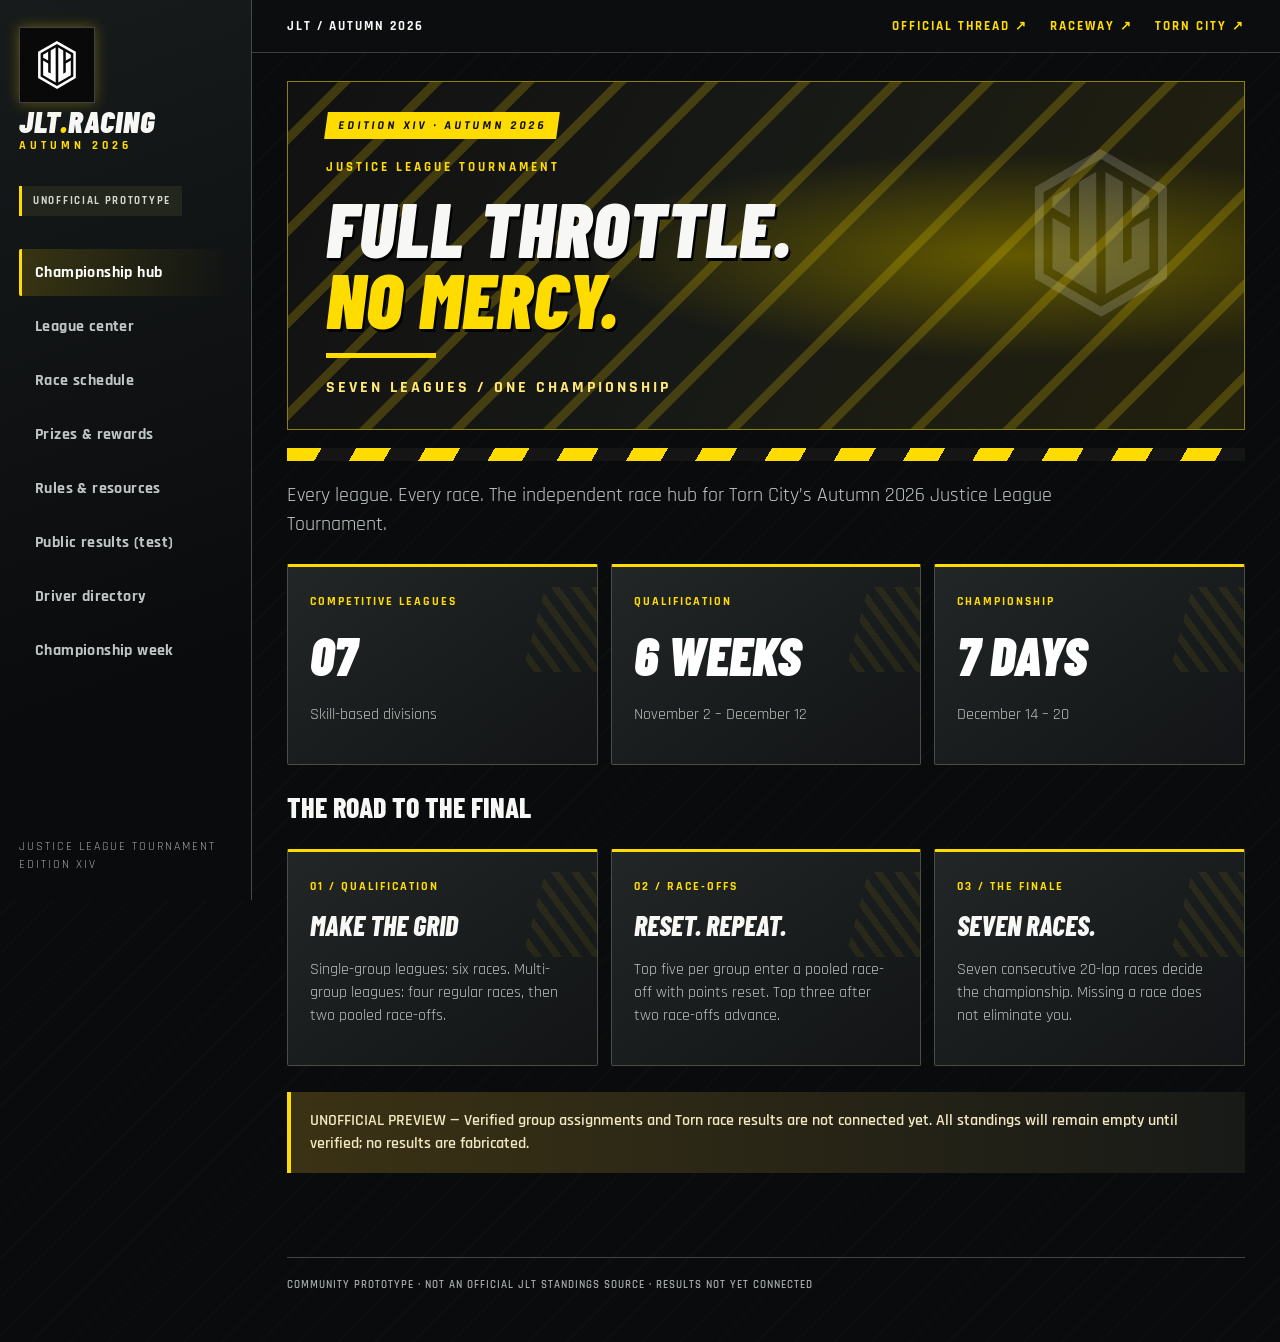
<file: index.html>
<!doctype html><html lang="en"><head><meta charset="utf-8"><meta name="viewport" content="width=device-width,initial-scale=1"><meta name="theme-color" content="#0b101a"><title>JLT Racing Hub · Autumn 2026</title><link rel="stylesheet" href="styles.css?v=20261028e"></head><body><div class="layout"><aside><div class="logo"><img src="assets/jlt-mark.svg" alt="JLT emblem" class="jlt-emblem"><b>JLT<span>.</span>RACING</b><small>AUTUMN 2026</small></div><p class="badge">UNOFFICIAL PROTOTYPE</p><nav><button data-tab="overview" class="selected">Championship hub</button><button data-tab="leagues">League center</button><button data-tab="schedule">Race schedule</button><button data-tab="prizes">Prizes &amp; rewards</button><button data-tab="rules">Rules &amp; resources</button><button data-tab="published">Public results (test)</button><button data-tab="drivers">Driver directory</button><button data-tab="finals">Championship week</button></nav><div class="asidefoot">JUSTICE LEAGUE TOURNAMENT<br>EDITION XIV</div></aside><main><header><span>JLT / AUTUMN 2026</span><div class="header-links"><a href="https://www.torn.com/forums.php#/p=threads&amp;t=16615022" target="_blank" rel="noopener noreferrer">OFFICIAL THREAD ↗</a><a href="https://www.torn.com/page.php?sid=racing" target="_blank" rel="noopener noreferrer">RACEWAY ↗</a><a href="https://www.torn.com/" target="_blank" rel="noopener noreferrer">TORN CITY ↗</a></div></header><div id="content"></div><footer>COMMUNITY PROTOTYPE · NOT AN OFFICIAL JLT STANDINGS SOURCE · RESULTS NOT YET CONNECTED</footer></main></div><script src="groups.js?v=20261027c"></script><script src="scoring.js?v=20261027c"></script><script src="demo.js?v=20261027c"></script><script src="app.js?v=20261028f"></script></body></html>
</file>
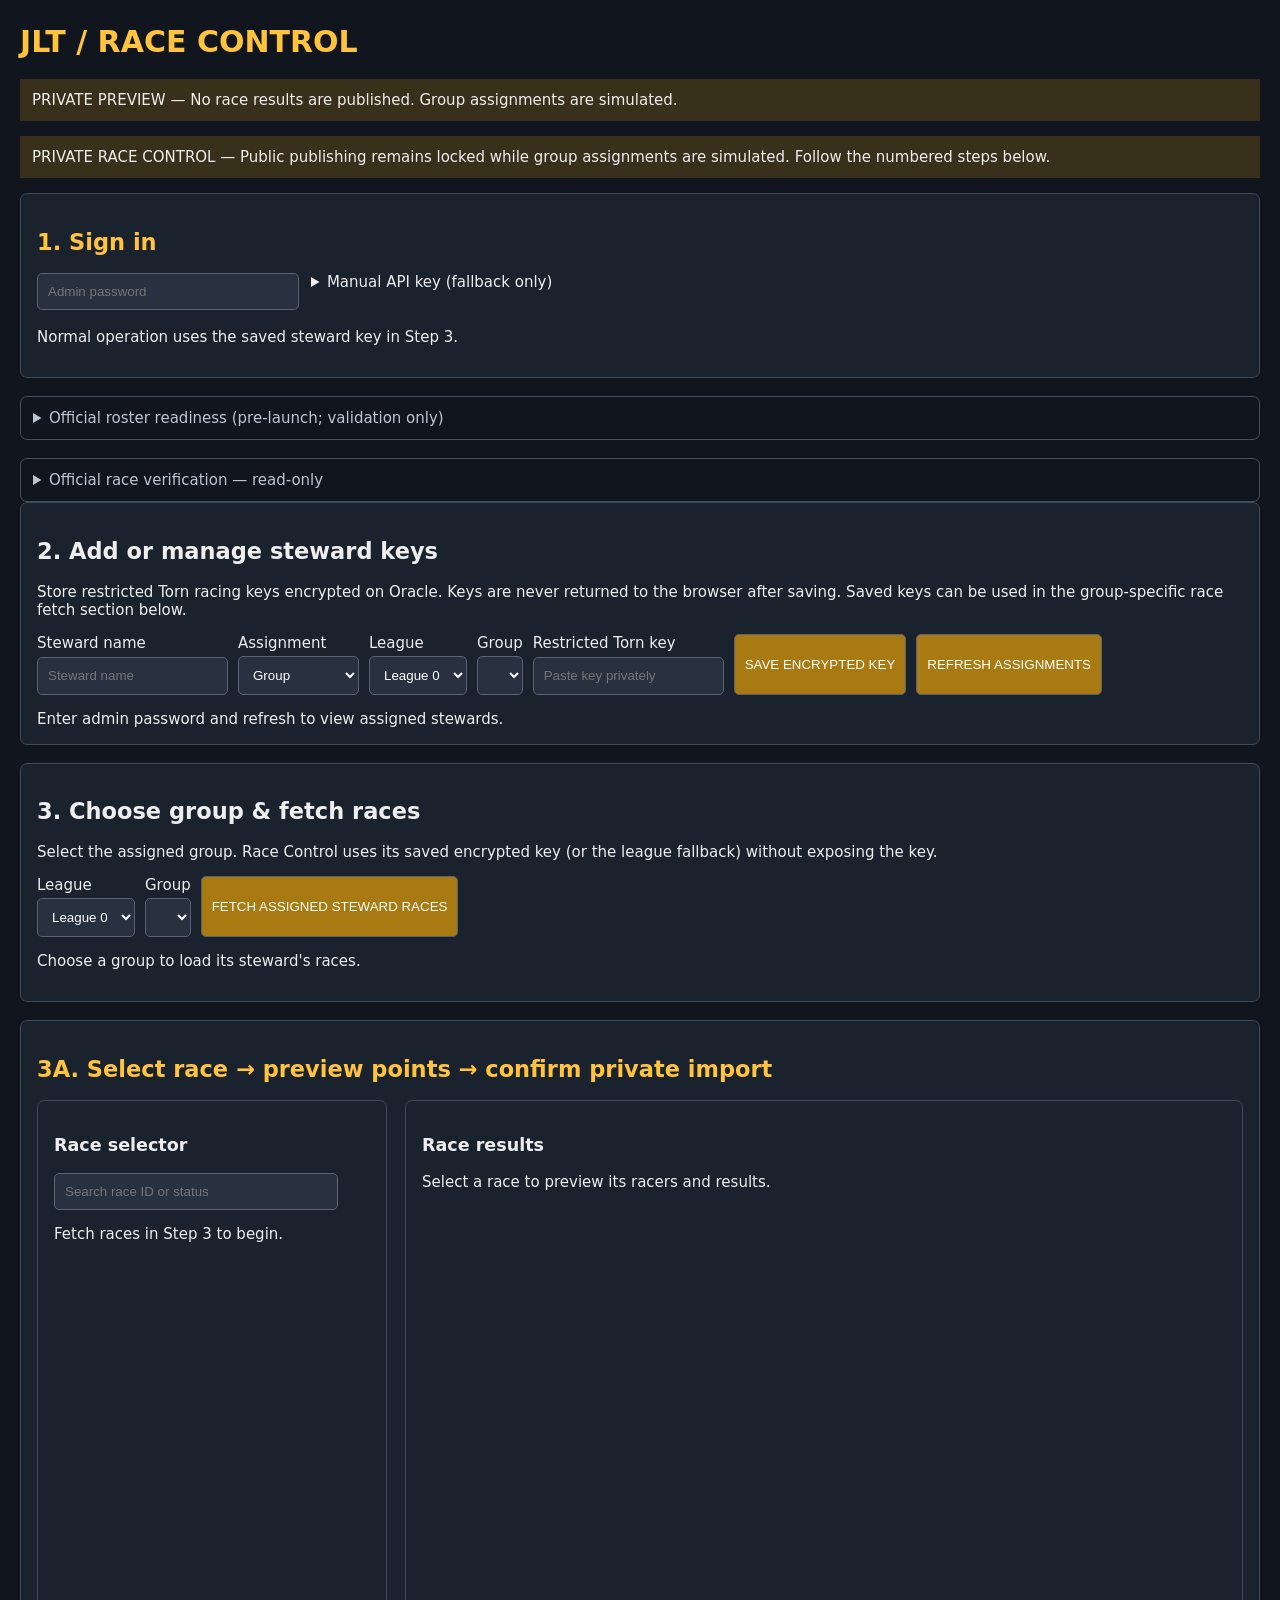
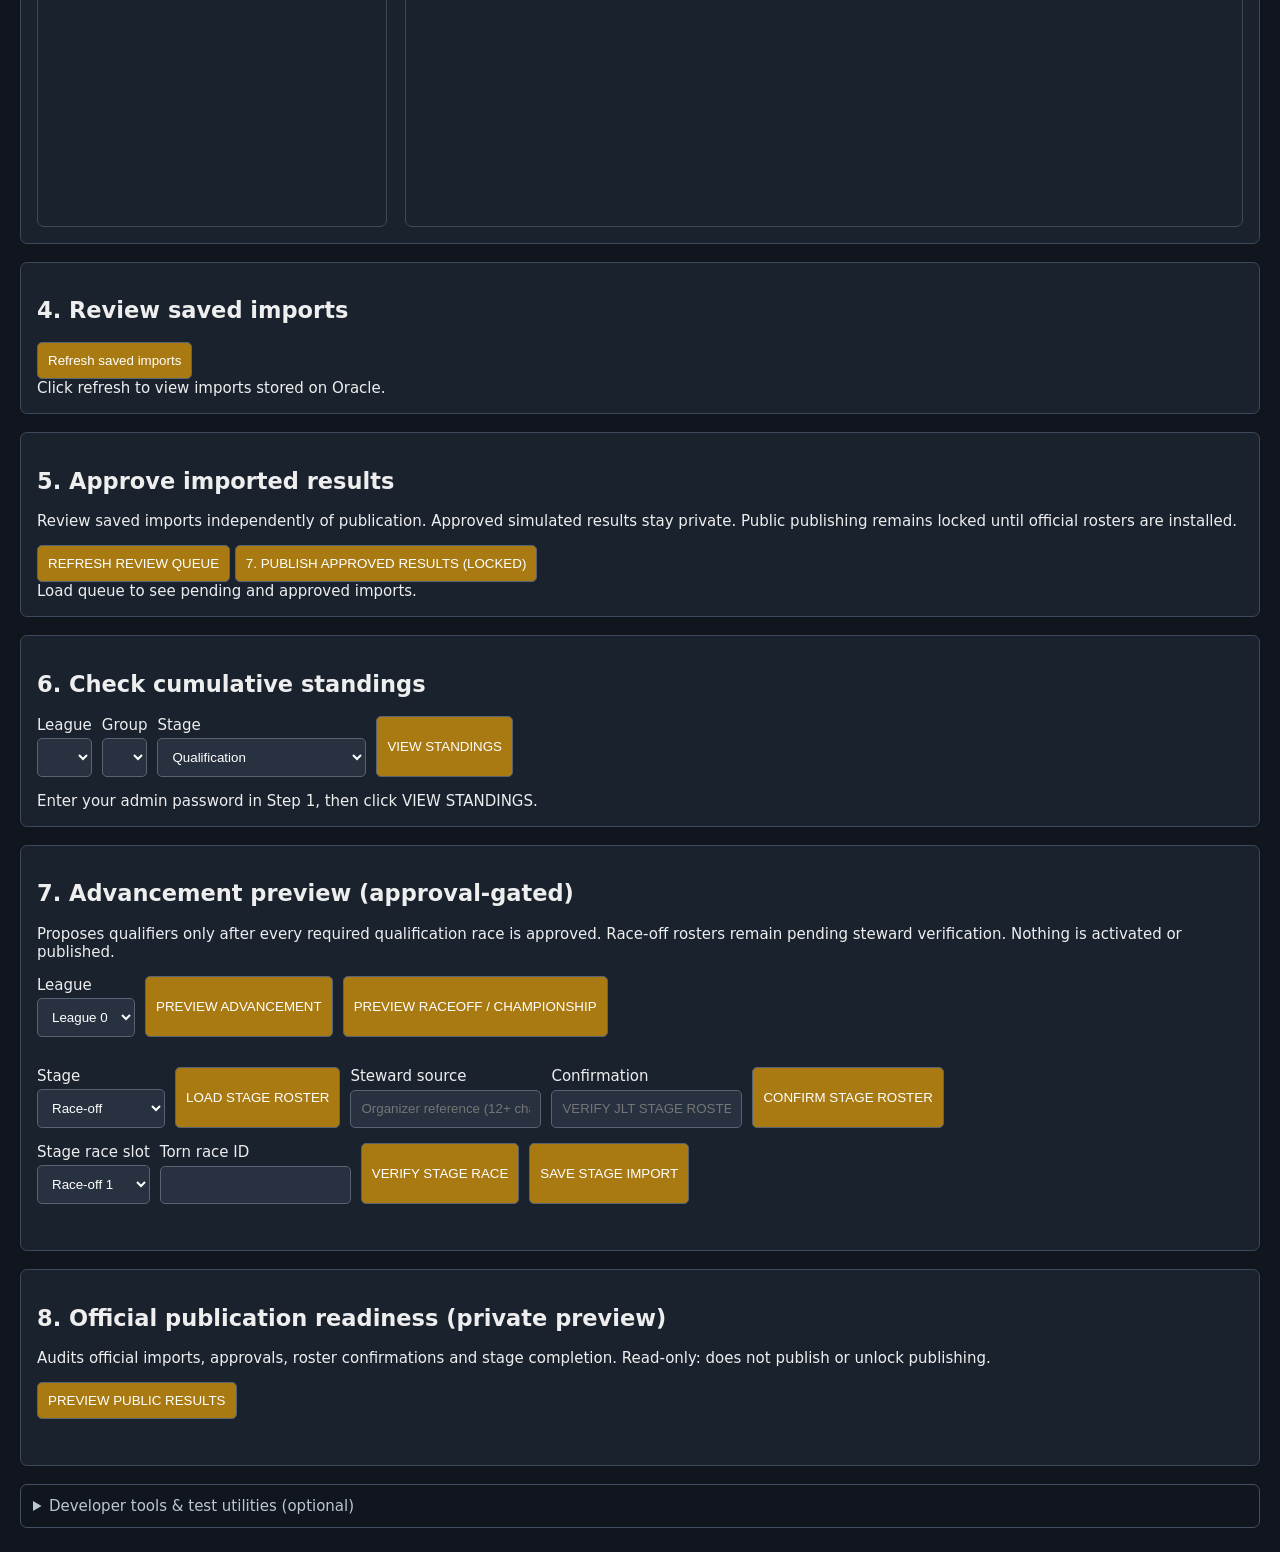
<file: race-control/dashboard.html>
<!doctype html><html lang="en"><meta charset="utf-8"><meta name="viewport" content="width=device-width,initial-scale=1"><title>JLT Race Control</title><style>
body{background:#11151e;color:#eee;font:15px system-ui;margin:24px auto;max-width:1450px;padding:0 20px}h1{color:#ffc33e}input,select,button{padding:10px;background:#27313f;color:#fff;border:1px solid #586474;border-radius:5px}button{cursor:pointer;background:#a97a12}details.advanced{margin-top:18px;padding:12px;border:1px solid #445061;border-radius:7px;color:#bac6d2}details.advanced summary{cursor:pointer}.step{margin-bottom:18px}.step h2{color:#ffc33e}.login{display:flex;flex-wrap:wrap;gap:12px;margin:18px 0}.login input{min-width:240px}.columns{display:grid;grid-template-columns:350px 1fr;gap:18px}.panel{background:#1a222e;padding:16px;border:1px solid #3b495a;border-radius:7px;min-width:0}#races{height:65vh;overflow:auto}.race{display:block;width:100%;text-align:left;margin:5px 0;padding:12px;background:#253143}.race.active{border-color:#ffc33e}.race small{display:block;color:#bac6d2}.table{overflow:auto}table{border-collapse:collapse;width:100%;min-width:650px}th,td{border-bottom:1px solid #445061;padding:9px;text-align:left}th{color:#ffc33e}.notice{background:#39301c;padding:12px}.selectors{display:flex;flex-wrap:wrap;gap:10px;margin:15px 0}.selectors label{display:grid;gap:4px}a{color:#ffc33e}@media(max-width:850px){.columns{grid-template-columns:1fr}#races{height:300px}}
</style><h1>JLT / RACE CONTROL</h1><p class="notice">PRIVATE PREVIEW — No race results are published. Group assignments are simulated.</p><p class="notice">PRIVATE RACE CONTROL — Public publishing remains locked while group assignments are simulated. Follow the numbered steps below.</p><section class="panel step"><h2>1. Sign in</h2><div class="login"><input id="pass" type="password" placeholder="Admin password" aria-label="Admin password"><details><summary>Manual API key (fallback only)</summary><input id="key" type="password" placeholder="Steward racing API key" aria-label="Steward API key"><button id="load">Fetch recent races manually</button></details></div><p>Normal operation uses the saved steward key in Step 3.</p><div id="feedback" role="alert"></div><p id="status"></p></section><details class="advanced"><summary>Official roster readiness (pre-launch; validation only)</summary><p>Check tournament stage rules and validate organizer-provided JSON groups. Validation never installs a roster or unlocks publication. Do not paste steward keys here.</p><button id="official-readiness">CHECK LEAGUE FORMATS</button> <label>Official groups JSON file <input type="file" id="official-roster-file" accept=".json,application/json"></label> <button id="official-roster-validate">VALIDATE FILE ONLY</button><p><label>Organizer source/reference <input id="official-roster-source" placeholder="Official steward/organizer roster reference" style="min-width:380px"></label></p><p><label>Type ACTIVATE VERIFIED JLT ROSTER <input id="official-roster-confirm" placeholder="Exact confirmation" style="min-width:380px"></label> <button id="official-roster-activate" disabled>ACTIVATE VERIFIED ROSTER</button></p><pre id="official-roster-report" style="white-space:pre-wrap;overflow:auto"></pre></details><details class="advanced"><summary>Official race verification — read-only</summary><p>Requires activated organizer roster and saved steward key. No imports, approvals or publishing.</p><div class="selectors"><label>Group ID<input id="verify-group" placeholder="L1-A"></label><label>Slot<select id="verify-slot"><option>Qualification 1</option><option>Qualification 2</option><option>Qualification 3</option><option>Qualification 4</option><option>Qualification 5</option><option>Qualification 6</option></select></label><label>Race ID<input id="verify-race" type="number" min="1"></label><button id="verify-run">VERIFY RACE</button><button id="verify-save" disabled>SAVE VERIFIED IMPORT</button><button id="verify-queue">REVIEW OFFICIAL IMPORTS</button><button id="verify-standings">APPROVED STANDINGS</button></div><div id="verify-output"></div><div id="verify-review-output"></div></details><section class="panel" style="margin-bottom:18px"><h2>2. Add or manage steward keys</h2><p>Store restricted Torn racing keys encrypted on Oracle. Keys are never returned to the browser after saving. Saved keys can be used in the group-specific race fetch section below.</p><div class="selectors"><label>Steward name<input id="steward-name" placeholder="Steward name"></label><label>Assignment<select id="steward-scope"><option value="group">Group</option><option value="league">Entire league</option></select></label><label>League<select id="steward-league"></select></label><label id="steward-group-wrap">Group<select id="steward-group"></select></label><label>Restricted Torn key<input id="steward-secret" type="password" autocomplete="off" placeholder="Paste key privately"></label><button id="steward-save">SAVE ENCRYPTED KEY</button><button id="steward-refresh">REFRESH ASSIGNMENTS</button></div><div id="steward-list">Enter admin password and refresh to view assigned stewards.</div></section><section class="panel" style="margin-bottom:18px"><h2>3. Choose group &amp; fetch races</h2><p>Select the assigned group. Race Control uses its saved encrypted key (or the league fallback) without exposing the key.</p><div class="selectors"><label>League<select id="fetch-league"></select></label><label>Group<select id="fetch-group"></select></label><button id="fetch-saved">FETCH ASSIGNED STEWARD RACES</button></div><p id="fetch-saved-status">Choose a group to load its steward's races.</p></section><section class="panel step"><h2>3A. Select race → preview points → confirm private import</h2><div class="columns"><section class="panel"><h3>Race selector</h3><input id="search" type="search" placeholder="Search race ID or status" style="width:90%"><p id="count"></p><div id="races">Fetch races in Step 3 to begin.</div></section><section class="panel"><h3>Race results</h3><div id="details">Select a race to preview its racers and results.</div></section></div></section><section class="panel" style="margin-bottom:18px"><h2>4. Review saved imports</h2><button id="refresh-imports">Refresh saved imports</button><div id="saved-imports" aria-live="polite">Click refresh to view imports stored on Oracle.</div></section><section class="panel" style="margin-bottom:18px"><h2>5. Approve imported results</h2><p>Review saved imports independently of publication. Approved simulated results stay private. Public publishing remains locked until official rosters are installed.</p><button id="queue-refresh">REFRESH REVIEW QUEUE</button> <button id="queue-publish" disabled>7. PUBLISH APPROVED RESULTS (LOCKED)</button><div id="queue-status">Load queue to see pending and approved imports.</div><div id="queue-items"></div></section><section class="panel" style="margin-bottom:18px"><h2>6. Check cumulative standings</h2><div class="selectors"><label>League<select id="stand-league"></select></label><label>Group<select id="stand-group"></select></label><label>Stage<select id="stand-stage"><option value="qualification">Qualification</option><option value="raceoff">Race-offs (points reset)</option><option value="championship">Championship (points reset)</option></select></label><button id="stand-load">VIEW STANDINGS</button></div><div id="stand-results">Load standings to see cumulative points for a simulated group.</div></section><section class="panel" style="margin-bottom:18px"><h2>7. Advancement preview (approval-gated)</h2><p>Proposes qualifiers only after every required qualification race is approved. Race-off rosters remain pending steward verification. Nothing is activated or published.</p><div class="selectors"><label>League<select id="advance-league"><option value="0">League 0</option><option value="1">League 1</option><option value="2">League 2</option><option value="3">League 3</option><option value="4">League 4</option><option value="5">League 5</option><option value="6">League 6</option></select></label><button id="advance-preview">PREVIEW ADVANCEMENT</button><button id="stage-preview">PREVIEW RACEOFF / CHAMPIONSHIP</button></div><pre id="advance-output" style="white-space:pre-wrap;overflow:auto"></pre><div class="selectors"><label>Stage<select id="stage-kind"><option value="raceoff">Race-off</option><option value="championship">Championship</option></select></label><button id="stage-proposal">LOAD STAGE ROSTER</button><label>Steward source<input id="stage-source" placeholder="Organizer reference (12+ characters)"></label><label>Confirmation<input id="stage-confirm" placeholder="VERIFY JLT STAGE ROSTER"></label><button id="stage-confirm-btn" disabled>CONFIRM STAGE ROSTER</button></div><div class="selectors"><label>Stage race slot<select id="stage-slot"></select></label><label>Torn race ID<input id="stage-race-id" type="number" min="1"></label><button id="stage-race-verify">VERIFY STAGE RACE</button><button id="stage-race-save" disabled>SAVE STAGE IMPORT</button></div><pre id="stage-roster-output" style="white-space:pre-wrap;overflow:auto"></pre></section><section class="panel" style="margin-bottom:18px"><h2>8. Official publication readiness (private preview)</h2><p>Audits official imports, approvals, roster confirmations and stage completion. Read-only: does not publish or unlock publishing.</p><button id="publication-audit">PREVIEW PUBLIC RESULTS</button><pre id="publication-audit-output" style="white-space:pre-wrap;overflow:auto"></pre></section><details class="advanced"><summary>Developer tools &amp; test utilities (optional)</summary><p>Not part of the normal workflow. No official results are published.</p><button id="test-storage">TEST STORAGE</button> <button id="test-import">TEST IMPORT SAVE / READ / CLEANUP</button> <button id="test-scoring">RUN DISPOSABLE 2-RACE TEST</button> <button id="test-official-workflow">RUN OFFICIAL WORKFLOW REHEARSAL</button> <button id="draft">DOWNLOAD TEST DRAFT</button> <button id="trigger-publish">RUN EMPTY GITHUB TEST PUBLISH</button><hr><h3>Pre-launch cleanup (backup first)</h3><p>Archive all simulated imports and their approvals before official racing. Steward keys are preserved. Requires typed confirmation.</p><button id="cleanup-preview">CHECK TEST DATA</button> <button id="cleanup-archive" disabled>ARCHIVE &amp; CLEAR TEST DATA</button><p id="cleanup-status">No cleanup performed.</p></details><script>
const $=id=>document.getElementById(id),esc=v=>String(v??'—').replace(/[&<>"']/g,c=>({'&':'&amp;','<':'&lt;','>':'&gt;','"':'&quot;',"'":'&#39;'}[c]));
let races=[],groups=[],selected=null,selectedRaceId=null,results=[],names=new Map(),validatedRoster=null;
let lastOfficialPreview=null;
$('verify-run').onclick=async()=>{
 const out=$('verify-output');lastOfficialPreview=null;$('verify-save').disabled=true;out.textContent='Checking race…';
 try{
  const raceId=Number($('verify-race').value);
  if(!Number.isSafeInteger(raceId)||raceId<1)throw Error('Valid race ID required');
  const r=await fetch('/api/official-preview',{method:'POST',headers:{Authorization:'Basic '+btoa('admin:'+$('pass').value),'Content-Type':'application/json'},body:JSON.stringify({raceId,groupId:$('verify-group').value.trim(),slot:$('verify-slot').value})});
  const d=await r.json();
  if(!r.ok)throw Error(d.error||'Verification blocked');
  const p=d.preview;lastOfficialPreview={raceId,groupId:$('verify-group').value.trim(),slot:$('verify-slot').value};$('verify-save').disabled=false;
  out.innerHTML='<p>PREVIEW ONLY — NOT SAVED · '+esc(p.matched)+' / '+esc(p.registered)+' matched · '+esc(p.outsiders)+' outsiders</p><div class="table"><table><tr><th>Racer</th><th>ID</th><th>Position</th><th>Points</th><th>Crash</th><th>Completion</th></tr>'+p.rows.map(x=>'<tr><td>'+esc(x.name)+'</td><td>'+esc(x.driverId)+'</td><td>'+esc(x.position)+'</td><td>'+esc(x.points)+'</td><td>'+esc(x.crashed)+'</td><td>'+esc(x.completionPercentage)+'</td></tr>').join('')+'</table></div>';
 }catch(e){out.textContent='BLOCKED: '+e.message}
};

$('verify-save').onclick=async()=>{const out=$('verify-review-output');try{if(!lastOfficialPreview)throw Error('Preview a race first');if(!confirm('Save verified race as PENDING private import? No publication will occur.'))return;const r=await fetch('/api/official-preview',{method:'POST',headers:{Authorization:'Basic '+btoa('admin:'+$('pass').value),'Content-Type':'application/json'},body:JSON.stringify({...lastOfficialPreview,confirm:'SAVE VERIFIED PRIVATE IMPORT'})});const d=await r.json();if(!r.ok)throw Error(d.error||'Save failed');out.textContent='Race #'+d.raceId+' saved as PENDING. Publication locked.';$('verify-save').disabled=true;lastOfficialPreview=null}catch(e){out.textContent='SAVE BLOCKED: '+e.message}};
$('verify-queue').onclick=async()=>{const out=$('verify-review-output');try{const d=await api('/api/official-review-queue',false);out.replaceChildren();if(!d.items.length){out.textContent='No official imports pending.';return}for(const item of d.items){const row=document.createElement('p');row.textContent='#'+item.raceId+' '+item.groupId+' '+item.slot+' — '+item.status+' ';const btn=document.createElement('button');btn.textContent=item.status==='approved'?'REVOKE':'APPROVE';btn.onclick=async()=>{if(!confirm(btn.textContent+' race #'+item.raceId+' privately?'))return;try{const r=await fetch('/api/official-review',{method:'POST',headers:{Authorization:'Basic '+btoa('admin:'+$('pass').value),'Content-Type':'application/json'},body:JSON.stringify({raceId:item.raceId,decision:item.status==='approved'?'revoke':'approve'})});const d=await r.json();if(!r.ok)throw Error(d.error||'Review failed');$('verify-queue').click()}catch(e){out.textContent=e.message}};row.append(btn);out.append(row)}}catch(e){out.textContent=e.message}};
$('verify-standings').onclick=async()=>{const out=$('verify-review-output');try{const d=await api('/api/official-standings?group='+encodeURIComponent($('verify-group').value.trim()),false);out.innerHTML='<h3>APPROVED-ONLY PRIVATE STANDINGS</h3><div class="table"><table><tr><th>Rank</th><th>Racer</th><th>Points</th><th>Entered</th><th>Crashes</th></tr>'+d.standings.map(x=>'<tr><td>'+esc(x.rank)+'</td><td>'+esc(x.name)+'</td><td>'+esc(x.points)+'</td><td>'+esc(x.entered)+'</td><td>'+esc(x.crashes)+'</td></tr>').join('')+'</table></div>'}catch(e){out.textContent=e.message}};
$('test-official-workflow').onclick=async()=>{const b=$('test-official-workflow');b.disabled=true;try{const r=await fetch('/api/test-official-workflow',{method:'POST',headers:{Authorization:'Basic '+btoa('admin:'+$('pass').value)}});const d=await r.json();if(!r.ok||!d.passed)throw Error(d.error||'Rehearsal failed');const failed=d.checks.filter(x=>!x.passed);notify('OFFICIAL WORKFLOW REHEARSAL PASSED: '+d.checks.length+' checks, '+failed.length+' failures. Isolated temporary files removed; no real imports changed.')}catch(e){notify('OFFICIAL REHEARSAL FAILED: '+e.message,true)}finally{b.disabled=false}};
let stageProposal=null,stageRace=null;
function stageSlots(){const stage=$('stage-kind').value;$('stage-slot').replaceChildren();for(let i=1;i<=(stage==='raceoff'?2:7);i++){const o=document.createElement('option');o.textContent=(stage==='raceoff'?'Race-off ':'Championship ')+i;$('stage-slot').append(o)}}
$('stage-kind').onchange=()=>{stageProposal=null;stageRace=null;$('stage-confirm-btn').disabled=true;$('stage-race-save').disabled=true;stageSlots()};stageSlots();
$('stage-proposal').onclick=async()=>{const out=$('stage-roster-output');stageProposal=null;$('stage-confirm-btn').disabled=true;try{const d=await api('/api/stage-roster-proposal?league='+encodeURIComponent($('advance-league').value)+'&stage='+encodeURIComponent($('stage-kind').value),false);stageProposal=d;$('stage-confirm-btn').disabled=d.confirmed;out.textContent=JSON.stringify(d,null,2)}catch(e){out.textContent='PROPOSAL BLOCKED: '+e.message}};
$('stage-confirm-btn').onclick=async()=>{const out=$('stage-roster-output');try{if(!stageProposal)throw Error('Load proposal first');if(!confirm('Confirm this derived roster against the steward source?'))return;const r=await fetch('/api/stage-roster-confirm',{method:'POST',headers:{Authorization:'Basic '+btoa('admin:'+$('pass').value),'Content-Type':'application/json'},body:JSON.stringify({league:Number($('advance-league').value),stage:$('stage-kind').value,digest:stageProposal.digest,confirmation:$('stage-confirm').value,source:$('stage-source').value})});const d=await r.json();if(!r.ok)throw Error(d.error||'Confirmation failed');out.textContent=JSON.stringify(d,null,2);$('stage-confirm-btn').disabled=true}catch(e){out.textContent='CONFIRMATION BLOCKED: '+e.message}};
async function stageRaceRequest(save){const out=$('stage-roster-output');const raceId=Number($('stage-race-id').value);if(!Number.isSafeInteger(raceId)||raceId<1)throw Error('Valid race ID required');const r=await fetch('/api/stage-race-preview',{method:'POST',headers:{Authorization:'Basic '+btoa('admin:'+$('pass').value),'Content-Type':'application/json'},body:JSON.stringify({league:Number($('advance-league').value),stage:$('stage-kind').value,slot:$('stage-slot').value,raceId,...(save?{confirm:'SAVE VERIFIED PRIVATE IMPORT'}:{})})});const d=await r.json();if(!r.ok)throw Error(d.error||'Race verification failed');out.textContent=JSON.stringify(d,null,2);return d}
$('stage-race-verify').onclick=async()=>{stageRace=null;$('stage-race-save').disabled=true;try{const d=await stageRaceRequest(false);stageRace={raceId:d.preview.raceId,slot:d.preview.slot,league:$('advance-league').value,stage:$('stage-kind').value};$('stage-race-save').disabled=false}catch(e){$('stage-roster-output').textContent='RACE BLOCKED: '+e.message}};
$('stage-race-save').onclick=async()=>{try{if(!stageRace||String(stageRace.raceId)!==$('stage-race-id').value||stageRace.slot!==$('stage-slot').value||stageRace.league!==$('advance-league').value||stageRace.stage!==$('stage-kind').value)throw Error('Race selection changed; verify again');if(!confirm('Save this stage race privately as pending?'))return;await stageRaceRequest(true);$('stage-race-save').disabled=true;stageRace=null}catch(e){$('stage-roster-output').textContent='SAVE BLOCKED: '+e.message}};
$('publication-audit').onclick=async()=>{const out=$('publication-audit-output');out.textContent='Auditing official results…';try{const d=await api('/api/official-publication-preview',false);out.textContent=JSON.stringify(d,null,2)}catch(e){out.textContent='PUBLICATION BLOCKED: '+e.message}};
$('stage-preview').onclick=async()=>{const out=$('advance-output');out.textContent='Checking approved stage results…';try{const d=await api('/api/tournament-stages?league='+encodeURIComponent($('advance-league').value),false);out.textContent=JSON.stringify(d,null,2)}catch(e){out.textContent='STAGE PREVIEW BLOCKED: '+e.message}};
$('advance-preview').onclick=async()=>{const out=$('advance-output');out.textContent='Checking approved qualification races…';try{const d=await api('/api/advancement-preview?league='+encodeURIComponent($('advance-league').value),false);out.textContent=JSON.stringify(d,null,2)}catch(e){out.textContent='ADVANCEMENT BLOCKED: '+e.message}};
$('official-readiness').onclick=async()=>{try{const r=await fetch('/api/official-readiness',{headers:{Authorization:'Basic '+btoa('admin:'+$('pass').value)}});const d=await r.json();if(!r.ok)throw Error(d.error||'Failed');$('official-roster-report').textContent=JSON.stringify(d,null,2)}catch(e){$('official-roster-report').textContent=e.message}};
$('official-roster-validate').onclick=async()=>{validatedRoster=null;$('official-roster-activate').disabled=true;try{const file=$('official-roster-file').files[0];if(!file)throw Error('Choose a JSON file first');if(file.size>2000000)throw Error('File exceeds 2MB');const data=JSON.parse(await file.text());const r=await fetch('/api/validate-roster',{method:'POST',headers:{Authorization:'Basic '+btoa('admin:'+$('pass').value),'Content-Type':'application/json'},body:JSON.stringify(data)});const d=await r.json();$('official-roster-report').textContent=JSON.stringify(d,null,2);if(r.ok&&d.valid){validatedRoster={groups:data.groups,expectedSha256:d.sha256};$('official-roster-activate').disabled=false}}catch(e){$('official-roster-report').textContent=e.message}};
$('official-roster-activate').onclick=async()=>{try{if(!validatedRoster)throw Error('Validate the file first');const confirmation=$('official-roster-confirm').value,source=$('official-roster-source').value;if(confirmation!=='ACTIVATE VERIFIED JLT ROSTER')throw Error('Type exact confirmation');if(!window.confirm('Activate the organizer-verified roster on Oracle? This cannot be undone in the dashboard. Existing simulated imports must be cleared. Publishing stays locked.'))return;const r=await fetch('/api/activate-roster',{method:'POST',headers:{Authorization:'Basic '+btoa('admin:'+$('pass').value),'Content-Type':'application/json'},body:JSON.stringify({...validatedRoster,confirmation,source})});const d=await r.json();$('official-roster-report').textContent=JSON.stringify(d,null,2);if(r.ok){validatedRoster=null;$('official-roster-activate').disabled=true}}catch(e){$('official-roster-report').textContent=e.message}};

async function api(path,key=true){const headers={Authorization:'Basic '+btoa('admin:'+$('pass').value)};if(key)headers['X-Torn-Key']=$('key').value;const r=await fetch(path,{headers,cache:'no-store'});const d=await r.json();if(!r.ok)throw Error(d.error||'Request failed');return d}
function list(){const q=$('search').value.toLowerCase();const found=races.filter(r=>[r.id,r.status,r.title].some(x=>String(x??'').toLowerCase().includes(q)));$('count').textContent=found.length+' / '+races.length+' races';$('races').replaceChildren();for(const r of found){const b=document.createElement('button');b.className='race'+(selected===r.id?' active':'');b.innerHTML='<b>#'+esc(r.id)+'</b> · '+esc(r.status)+'<small>'+esc(r.title||'')+'</small>';b.onclick=()=>show(r.id);$('races').append(b)}}
$('search').oninput=list;
$('load').onclick=async()=>{try{await setupStandings();$('status').textContent='Loading…';usingSavedKey=false;assignedGroupId=null;const [a,b]=await Promise.all([api('/api/races'),api('/api/groups',false)]);races=a.races;groups=b.groups;names=new Map(groups.flatMap(g=>g.drivers.map(d=>[String(d.id),d.name])));$('status').textContent=races.length+' races loaded';list()}catch(e){$('status').textContent=e.message}};
function matches(){if($('confirm'))$('confirm').disabled=true;if($('import-guidance'))$('import-guidance').textContent='Group changed. Click PREVIEW POINTS again before confirming.';if($('scoring'))$('scoring').textContent='Group changed. Preview points again.';const g=groups.find(g=>g.id===$('group').value),ids=new Set((g?.drivers||[]).map(d=>String(d.id)));document.querySelectorAll('[data-driver]').forEach(row=>row.querySelector('.match').textContent=ids.has(row.dataset.driver)?'MATCH':'Other group')}
function detectGroup(){const ids=new Set(results.map(r=>String(r.driver_id)));const matches=groups.map(g=>({g,count:g.drivers.filter(d=>ids.has(String(d.id))).length})).sort((a,b)=>b.count-a.count);const top=matches[0],runner=matches[1],el=$('detection');if(!top||top.count===0){el.textContent='No registered JLT racers found in this race. Auto-detection unavailable.';return}el.textContent='Suggested: '+top.g.id+' ('+top.count+' matched of '+results.length+' participants).'+(runner?.count===top.count?' TIE — verify manually.':'')+' Simulated groups: verify before importing.';if(runner?.count!==top.count){$('league').value=String(top.g.league);groupOptions();$('group').value=top.g.id;matches()}}
function groupOptions(){const l=Number($('league').value);$('group').innerHTML=groups.filter(g=>g.league===l).map(g=>'<option value="'+esc(g.id)+'">Group '+g.group+' ('+g.drivers.length+')</option>').join('');matches()}
async function show(id){selected=id;list();$('details').textContent='Loading #'+id+'…';try{const d=usingSavedKey?await api('/api/steward-race?group='+encodeURIComponent(assignedGroupId)+'&race='+encodeURIComponent(id),false):await api('/api/race/'+id);if(selected!==id)return;const r=d.race;selectedRaceId=Number(r.id)||Number(id);results=r.results||[];const options=Array.from({length:7},(_,i)=>'<option value="'+i+'">League '+i+'</option>').join('');$('details').innerHTML='<h3>'+esc(r.title)+'</h3><p>Race #'+esc(r.id)+' · Track '+esc(r.track_id)+' · '+esc(r.laps)+' laps · '+esc(r.status)+' · '+results.length+' racers</p><p>Creator '+esc(r.creator_id)+' · Start '+esc(r.schedule?.start)+'</p><div class="selectors"><label>League<select id="league">'+options+'</select></label><label>Group<select id="group"></select></label><label>Race slot<select id="slot">'+Array.from({length:6},(_,i)=>'<option>Qualification '+(i+1)+'</option>').join('')+'<option>Race-off 1</option><option>Race-off 2</option><option>Championship</option></select></label></div><p id="detection"></p><p>Simulated groups only. Imports stay private on Oracle and are never published.</p><button id="preview">PREVIEW POINTS</button> <button id="confirm" disabled>CONFIRM PRIVATE IMPORT</button><p id="import-guidance" aria-live="polite">First click PREVIEW POINTS. Confirm will unlock only if at least one racer matches this group.</p><div id="scoring"></div><div class="table"><table><tr><th>Pos</th><th>Racer</th><th>Torn ID</th><th>Car</th><th>Time</th><th>Crash</th><th>Group</th></tr>'+results.slice().sort((a,b)=>a.position-b.position).map(x=>'<tr data-driver="'+esc(x.driver_id)+'"><td>'+esc(x.position)+'</td><td>'+esc(names.get(String(x.driver_id))||'Unknown racer')+'</td><td>'+esc(x.driver_id)+'</td><td>'+esc(x.car_item_name)+'</td><td>'+esc(x.race_time)+'</td><td>'+(x.has_crashed?'YES':'NO')+'</td><td class="match">—</td></tr>').join('')+'</table></div>';$('league').onchange=groupOptions;$('group').onchange=matches;$('slot').onchange=()=>{$('confirm').disabled=true;$('scoring').textContent='Race slot changed. Preview points again.';$('import-guidance').textContent='Race slot changed. Click PREVIEW POINTS again.'};groupOptions();detectGroup();if(usingSavedKey&&assignedGroupId){const assigned=groups.find(g=>g.id===assignedGroupId);if(assigned){$('league').value=String(assigned.league);groupOptions();$('group').value=assignedGroupId;matches()}}$('preview').onclick=()=>score(false);$('confirm').onclick=()=>score(true)}catch(e){$('details').textContent=e.message}}

function notify(message,error=false){const el=$('feedback');el.textContent=message;el.className='show'+(error?' error':'');}
async function refreshImports(){
 const el=$('saved-imports');el.textContent='Loading saved imports…';
 try{const data=await api('/api/imports',false);const items=data.imports||[];
 if(!items.length){el.textContent='No saved imports yet.';return}
 el.innerHTML='<p>'+items.length+' private import(s) saved on Oracle. Nothing published to the public website.</p><div class="table"><table><tr><th>Race</th><th>Group</th><th>Slot</th><th>Matched</th><th>Saved (UTC)</th></tr>'+items.map(x=>'<tr><td>#'+esc(x.raceId)+'</td><td>'+esc(x.groupId)+'</td><td>'+esc(x.slot)+'</td><td>'+esc(x.matched)+' / '+esc(x.registered)+'</td><td>'+esc(x.savedAt)+'</td></tr>').join('')+'</table></div>';
 }catch(e){el.textContent='Could not load imports: '+e.message}
}
$('refresh-imports').onclick=refreshImports;
$('test-storage').onclick=async()=>{try{const r=await fetch('/api/test-storage',{method:'POST',headers:{Authorization:'Basic '+btoa('admin:'+$('pass').value)}});const d=await r.json();if(!r.ok)throw Error(d.error||'Test failed');notify('STORAGE TEST PASSED: Test record written and read back. No race was imported.');await refreshImports()}catch(e){notify('STORAGE TEST FAILED: '+e.message,true)}};
$('test-import').onclick=async()=>{const btn=$('test-import');btn.disabled=true;try{const r=await fetch('/api/test-import',{method:'POST',headers:{Authorization:'Basic '+btoa('admin:'+$('pass').value)}});const d=await r.json();if(!r.ok)throw Error(d.error||'Test failed');notify('IMPORT TEST PASSED: wrote '+d.record.rows+' sample result, read it back and deleted test file. '+d.realImports+' real imports unchanged.');await refreshImports()}catch(e){notify('IMPORT TEST FAILED: '+e.message,true)}finally{btn.disabled=false}};
$('draft').onclick=async()=>{try{const d=await api('/api/publication-preview',false);const blob=new Blob([JSON.stringify(d,null,2)+'\n'],{type:'application/json'});const url=URL.createObjectURL(blob);const a=document.createElement('a');a.href=url;a.download='jlt-publication-DRAFT-TEST-ONLY.json';document.body.append(a);a.click();a.remove();setTimeout(()=>URL.revokeObjectURL(url),1000);notify('Downloaded PRIVATE TEST publication draft. Not uploaded or published.')}catch(e){notify('Draft download failed: '+e.message,true)}};
$('trigger-publish').onclick=async()=>{const btn=$('trigger-publish');btn.disabled=true;try{const r=await fetch('/api/trigger-test-publish',{method:'POST',headers:{Authorization:'Basic '+btoa('admin:'+$('pass').value)}});const d=await r.json();if(!r.ok)throw Error(d.error||'GitHub dispatch failed');notify('GITHUB TEST WORKFLOW QUEUED — no race results were sent. Check GitHub Actions for completion.');$('status').innerHTML='Queued test publish. <a href="https://github.com/JLT-Racing/jlt-racing-hub/actions/workflows/publish-results.yml" target="_blank" rel="noopener noreferrer">View GitHub Actions</a>'}catch(e){notify('GITHUB PUBLISH FAILED: '+e.message,true)}finally{btn.disabled=false}};

let usingSavedKey=false,assignedGroupId=null;
function fetchGroupOptions(){const league=Number($('fetch-league').value);$('fetch-group').innerHTML=groups.filter(g=>g.league===league).map(g=>'<option value="'+esc(g.id)+'">'+esc(g.id)+'</option>').join('')}
function initSavedFetch(){ $('fetch-league').innerHTML=Array.from({length:7},(_,i)=>'<option value="'+i+'">League '+i+'</option>').join('');$('fetch-league').onchange=fetchGroupOptions;fetchGroupOptions()}
$('fetch-saved').onclick=async()=>{const b=$('fetch-saved'),status=$('fetch-saved-status');b.disabled=true;status.textContent='Loading assigned steward races…';try{
 if(!groups.length){const g=await api('/api/groups',false);groups=g.groups;initSavedFetch()}
 assignedGroupId=$('fetch-group').value;if(!assignedGroupId)throw Error('Select a group');
 const d=await api('/api/steward-races?group='+encodeURIComponent(assignedGroupId),false);
 usingSavedKey=true;races=d.races;selected=null;selectedRaceId=null;results=[];names=new Map(groups.flatMap(g=>g.drivers.map(x=>[String(x.id),x.name])));
 status.textContent='Loaded '+races.length+' races using '+d.steward.name+' ('+assignedGroupId+'). Saved key never sent to browser.';
 $('status').textContent=races.length+' steward races loaded';list();
 }catch(e){usingSavedKey=false;status.textContent='Fetch failed: '+e.message;notify('STEWARD RACE FETCH FAILED: '+e.message,true)}finally{b.disabled=false}};
async function refreshQueue(){const el=$('queue-items');el.textContent='Loading review queue…';try{const d=await api('/api/review-queue',false);$('queue-status').textContent=d.readiness.approved+' approved · '+d.readiness.pending+' pending · PUBLICATION LOCKED (simulated rosters)';if(!d.items.length){el.textContent='No saved private imports to review yet.';return}el.innerHTML='<div class="table"><table><tr><th>Race</th><th>Group</th><th>Slot</th><th>Matched</th><th>Status</th><th>Review</th></tr>'+d.items.map(x=>'<tr><td>#'+esc(x.raceId)+'</td><td>'+esc(x.groupId)+'</td><td>'+esc(x.slot)+'</td><td>'+esc(x.matched)+' / '+esc(x.registered)+'</td><td>'+esc(x.status.toUpperCase())+'</td><td><button data-review-race="'+esc(x.raceId)+'" data-decision="'+(x.status==='approved'?'revoke':'approve')+'">'+(x.status==='approved'?'REVOKE APPROVAL':'APPROVE RESULTS')+'</button></td></tr>').join('')+'</table></div>';el.querySelectorAll('[data-review-race]').forEach(b=>b.onclick=async()=>{const decision=b.dataset.decision,raceId=Number(b.dataset.reviewRace);if(!confirm((decision==='approve'?'Approve':'Revoke approval for')+' private race #'+raceId+'? No public publishing will occur.'))return;b.disabled=true;try{const r=await fetch('/api/review',{method:'POST',headers:{Authorization:'Basic '+btoa('admin:'+$('pass').value),'Content-Type':'application/json'},body:JSON.stringify({raceId,decision})});const d=await r.json();if(!r.ok)throw Error(d.error||'Review failed');notify('Race #'+raceId+' '+(decision==='approve'?'APPROVED PRIVATELY':'APPROVAL REVOKED')+'. Nothing published.');await refreshQueue()}catch(e){notify('REVIEW FAILED: '+e.message,true);b.disabled=false}})}catch(e){el.textContent='Queue failed: '+e.message}}
$('queue-refresh').onclick=refreshQueue;
function stewardGroups(){const league=Number($('steward-league').value);$('steward-group').innerHTML=groups.filter(g=>g.league===league).map(g=>'<option value="'+esc(g.id)+'">'+esc(g.id)+'</option>').join('')}
function stewardInit(){ $('steward-league').innerHTML=Array.from({length:7},(_,i)=>'<option value="'+i+'">League '+i+'</option>').join('');$('steward-league').onchange=stewardGroups;$('steward-scope').onchange=()=>{$('steward-group-wrap').style.display=$('steward-scope').value==='group'?'grid':'none'};stewardGroups()}
async function stewardRefresh(){const el=$('steward-list');el.textContent='Loading steward assignments…';try{if(!groups.length){const d=await api('/api/groups',false);groups=d.groups;stewardInit()}const d=await api('/api/stewards',false);if(!d.stewards.length){el.textContent='No steward keys saved yet.';return}el.innerHTML='<div class="table"><table><tr><th>Steward</th><th>Scope</th><th>Assignment</th><th>Key</th><th>Updated</th><th></th></tr>'+d.stewards.map(s=>'<tr><td>'+esc(s.name)+'</td><td>'+esc(s.scope)+'</td><td>'+esc(s.scope==='group'?s.groupId:'League '+s.league)+'</td><td>ENCRYPTED / HIDDEN</td><td>'+esc(s.updatedAt)+'</td><td><button data-remove-steward="'+esc(s.id)+'">REMOVE</button></td></tr>').join('')+'</table></div>';el.querySelectorAll('[data-remove-steward]').forEach(b=>b.onclick=async()=>{if(!confirm('Remove this steward key assignment?'))return;try{const r=await fetch('/api/stewards/delete',{method:'POST',headers:{Authorization:'Basic '+btoa('admin:'+$('pass').value),'Content-Type':'application/json'},body:JSON.stringify({id:b.dataset.removeSteward})});const d=await r.json();if(!r.ok)throw Error(d.error);await stewardRefresh()}catch(e){notify('REMOVE FAILED: '+e.message,true)}})}catch(e){el.textContent='Could not load stewards: '+e.message}}
$('steward-refresh').onclick=stewardRefresh;
$('steward-save').onclick=async()=>{const b=$('steward-save');b.disabled=true;try{const payload={name:$('steward-name').value,scope:$('steward-scope').value,groupId:$('steward-group').value,league:Number($('steward-league').value),key:$('steward-secret').value};const r=await fetch('/api/stewards',{method:'POST',headers:{Authorization:'Basic '+btoa('admin:'+$('pass').value),'Content-Type':'application/json'},body:JSON.stringify(payload)});const d=await r.json();if(!r.ok)throw Error(d.error||'Save failed');$('steward-secret').value='';notify('STEWARD KEY SAVED ENCRYPTED: '+d.steward.name);await stewardRefresh()}catch(e){notify('STEWARD SAVE FAILED: '+e.message,true)}finally{b.disabled=false}};
stewardInit();initSavedFetch();
function standGroupOptions(){const league=Number($('stand-league').value);$('stand-group').innerHTML=groups.filter(g=>g.league===league).map(g=>'<option value="'+esc(g.id)+'">'+esc(g.id)+' ('+g.drivers.length+' racers)</option>').join('')}
async function setupStandings(){
 try{if(!$('pass').value){$('stand-results').textContent='Enter your admin password in Step 1, then click VIEW STANDINGS.';return}const d=await api('/api/groups',false);groups=d.groups||[];
 $('stand-league').innerHTML=Array.from({length:7},(_,i)=>'<option value="'+i+'">League '+i+'</option>').join('');
 $('stand-league').onchange=standGroupOptions;standGroupOptions();
 }catch(e){$('stand-results').textContent='Could not load groups: '+e.message}
}
$('stand-load').onclick=async()=>{const el=$('stand-results');el.textContent='Calculating standings…';try{
 if(!groups.length||!$('stand-group').value)await setupStandings();
 if(!$('stand-group').value)throw Error('Enter admin password and try again');
 const d=await api('/api/standings?group='+encodeURIComponent($('stand-group').value)+'&stage='+encodeURIComponent($('stand-stage').value),false);
 el.innerHTML='<p><strong>SIMULATED GROUP — PRIVATE ONLY</strong> · '+esc(d.groupId)+' · '+esc(d.stage)+' · '+d.importedRaces+' imported races · '+d.registered+' registered racers</p><p>JLT tiebreakers: points → entered races → fewer crashes → lower cumulative race time.</p><div class="table"><table><tr><th>Rank</th><th>Racer</th><th>Points</th><th>Entered</th><th>Missed</th><th>Crashes</th><th>Total time</th></tr>'+d.standings.map(r=>'<tr><td>'+r.rank+'</td><td>'+esc(r.name)+' (#'+esc(r.driverId)+')</td><td><strong>'+r.points+'</strong></td><td>'+r.entered+'</td><td>'+r.missed+'</td><td>'+r.crashes+'</td><td>'+r.totalTime.toFixed(2)+'</td></tr>').join('')+'</table></div>';
 }catch(e){el.textContent='Standings failed: '+e.message;notify('STANDINGS FAILED: '+e.message,true)}};
$('test-scoring').onclick=async()=>{const btn=$('test-scoring'),el=$('stand-results');btn.disabled=true;el.textContent='Running memory-only scoring rehearsal…';try{
 const r=await fetch('/api/test-scoring',{method:'POST',headers:{Authorization:'Basic '+btoa('admin:'+$('pass').value)}});
 const d=await r.json();if(!r.ok||!d.passed)throw Error('Rehearsal failed: '+(d.checks||[]).filter(x=>!x.passed).map(x=>x.name).join(', '));
 el.innerHTML='<p><strong>TEST PASSED — DISPOSABLE, MEMORY ONLY</strong> · 2 fictional races · 4 fictional drivers · no saved imports changed</p><p>'+d.checks.map(x=>'✓ '+esc(x.name)).join('<br>')+'</p><div class="table"><table><tr><th>Rank</th><th>Driver</th><th>Points</th><th>Entered</th><th>Missed</th><th>Crashes</th></tr>'+d.standings.map(x=>'<tr><td>'+x.rank+'</td><td>'+esc(x.name)+'</td><td>'+x.points+'</td><td>'+x.entered+'</td><td>'+x.missed+'</td><td>'+x.crashes+'</td></tr>').join('')+'</table></div>';
 notify('SCORING REHEARSAL PASSED: All checks passed. No data saved or published.');
 }catch(e){el.textContent='Scoring rehearsal failed: '+e.message;notify('SCORING REHEARSAL FAILED: '+e.message,true)}finally{btn.disabled=false}};
setupStandings();
$('cleanup-preview').onclick=async()=>{const el=$('cleanup-status');try{const d=await api('/api/test-cleanup-preview',false);el.textContent=d.imports+' imports and '+d.approvals+' approvals found. '+(d.canArchive?'All imports are simulated. Archive is available.':'Archive BLOCKED: non-simulated imports found.')+' Steward keys will be preserved.';$('cleanup-archive').disabled=!d.canArchive||(!d.imports&&!d.approvals)}catch(e){el.textContent='Cleanup check failed: '+e.message}};
$('cleanup-archive').onclick=async()=>{const phrase=prompt('This archives and clears ALL simulated imports and approvals. Your steward keys remain. Type ARCHIVE TEST DATA to continue:');if(phrase!=='ARCHIVE TEST DATA')return;const b=$('cleanup-archive');b.disabled=true;try{const r=await fetch('/api/archive-test-data',{method:'POST',headers:{Authorization:'Basic '+btoa('admin:'+$('pass').value),'Content-Type':'application/json'},body:JSON.stringify({confirmation:phrase})});const d=await r.json();if(!r.ok)throw Error(d.error||'Archive failed');$('cleanup-status').textContent='ARCHIVED: '+d.importsArchived+' imports and '+d.approvalsArchived+' approvals. Backup on Oracle: '+d.archiveFile+'. Steward keys unchanged.';await refreshImports();await refreshQueue();notify('Test data archived and cleared. Steward keys preserved.')}catch(e){$('cleanup-status').textContent='Archive failed: '+e.message}};
let lastPreview=null;
async function score(confirm){
 const target=confirm?$('confirm'):$('preview');target.disabled=true;const raceId=selectedRaceId;if(!Number.isSafeInteger(raceId)||raceId<=0){$('scoring').textContent='Select a race again before previewing points.';target.disabled=false;return}
 $('scoring').textContent=confirm?'Saving private import…':'Calculating points…';
 try{
  const r=await fetch('/api/import',{method:'POST',headers:{'Content-Type':'application/json',Authorization:'Basic '+btoa('admin:'+$('pass').value),'X-Torn-Key':$('key').value},body:JSON.stringify({raceId,groupId:$('group').value,slot:$('slot').value,confirm,useSavedKey:usingSavedKey})});
  const d=await r.json();if(!r.ok)throw Error(d.error||'Import failed');
  const p=d.preview;lastPreview=p;
  $('scoring').innerHTML='<h3>'+(confirm?'PRIVATE IMPORT SAVED':'POINTS PREVIEW')+'</h3><p>Group '+esc(p.groupId)+' · '+esc(p.slot)+' · '+p.matched+'/'+p.registered+' matched · '+p.outsiders+' outsiders ignored</p><div class="table"><table><tr><th>Driver</th><th>Position</th><th>Status</th><th>Points</th></tr>'+p.rows.map(x=>'<tr><td>'+esc(x.name)+'</td><td>'+esc(x.position)+'</td><td>'+(x.crashed?'CRASH':x.entered?'FINISHED':'MISSED')+'</td><td>'+x.points+'</td></tr>').join('')+'</table></div><p>'+(confirm?'Saved on Oracle only. Public standings unchanged.':'Review before saving. Group assignments are SIMULATED.')+'</p>';
  $('confirm').disabled=confirm||p.matched===0; if($('import-guidance'))$('import-guidance').textContent=confirm?'Import saved privately. Continue to Step 4.':p.matched===0?'IMPORT BLOCKED: No racers in this race belong to the selected group. Choose the correct group/race.':'Ready to import: '+p.matched+' matching racer(s). Click CONFIRM PRIVATE IMPORT.';if(confirm){$('status').textContent='Private import saved: race #'+p.raceId+' → '+p.groupId+' / '+p.slot;notify('SAVED ✓ Race #'+p.raceId+' → '+p.groupId+' / '+p.slot+' (private test only)');await refreshImports();await refreshQueue()}else{notify('Preview calculated: '+p.matched+' racers matched. Review points before confirming.')}
 }catch(e){$('scoring').textContent='Error: '+e.message;notify('Import failed: '+e.message,true);if(!confirm)$('confirm').disabled=true;if($('import-guidance'))$('import-guidance').textContent='Cannot import: '+e.message}
 finally{$('preview').disabled=false}
}
</script></html>
</file>
<file: styles.css>
@import url('https://fonts.googleapis.com/css2?family=Barlow+Condensed:wght@400;500;600;700;800;900&family=Rajdhani:wght@400;500;600;700&display=swap');
:root{color-scheme:dark;--bg:#080a0b;--card:#141617;--border:#363b3d;--fg:#f7f7f5;--dim:#a3a8a7;--gold:#ffdc00;--orange:#ff8d19}*{box-sizing:border-box}html{scroll-behavior:smooth}body{margin:0;background:repeating-linear-gradient(135deg,transparent 0,transparent 25px,#ffffff04 26px,#ffffff04 27px),#090b0c;color:var(--fg);font:16px/1.45 Rajdhani,Arial,sans-serif}.layout{display:grid;grid-template-columns:252px minmax(0,1fr);min-height:100vh}aside{background:linear-gradient(160deg,#171b1b,#0a0b0c 75%);border-right:1px solid #444b4a;padding:27px 19px;display:flex;flex-direction:column;gap:22px;position:sticky;top:0;height:100vh}.logo{display:flex;flex-direction:column;gap:3px}.logo b{font:italic 900 31px/.95 'Barlow Condensed',Impact,sans-serif;letter-spacing:1px;white-space:nowrap}.logo b span,.gold{color:var(--gold)}.logo small{font:700 12px Rajdhani;letter-spacing:4px;color:var(--gold)}.badge{border-left:3px solid var(--gold);color:#d4d4d0;background:#22261c;padding:8px 11px;font:700 11px Rajdhani;letter-spacing:1.7px;width:max-content}nav{display:grid;gap:7px}button{border:0;border-left:3px solid transparent;background:transparent;color:#bec5c4;text-align:left;padding:13px 13px;cursor:pointer;border-radius:2px;font:700 16px Rajdhani;letter-spacing:.4px}button.selected,button:hover{border-left-color:var(--gold);background:linear-gradient(90deg,#ffdc0028,transparent);color:#fff}.asidefoot{margin-top:auto;font-size:12px;letter-spacing:2px;color:var(--dim)}main{min-width:0}header{padding:18px 35px;display:flex;justify-content:space-between;border-bottom:1px solid #3a3e3e;background:#0c0e0fe8;font:700 13px Rajdhani;letter-spacing:2px}a{color:var(--gold);text-decoration:none}a:hover{text-decoration:underline}#content{padding:28px 35px;max-width:1500px;margin:auto}.eyebrow{font:800 13px Rajdhani;letter-spacing:3px;color:var(--gold)}h1{font:italic 900 clamp(46px,6vw,89px)/.93 'Barlow Condensed',Impact,sans-serif;letter-spacing:1px;margin:17px 0;text-transform:uppercase;text-shadow:2px 3px 0 #000}h2{font:800 28px 'Barlow Condensed';text-transform:uppercase}p.lead{color:#c1c8c4;font-size:20px;max-width:850px}.grid{display:grid;grid-template-columns:repeat(3,minmax(0,1fr));gap:13px;margin:25px 0}.grid.leagues{grid-template-columns:repeat(auto-fit,minmax(220px,1fr))}.card{background:linear-gradient(145deg,#222626,#121415);border:1px solid #4c4e42;border-top:3px solid var(--gold);padding:22px;border-radius:2px;position:relative;overflow:hidden}.card:before{content:'';position:absolute;right:-22px;top:20px;width:85px;height:85px;background:repeating-linear-gradient(45deg,transparent 0,transparent 8px,#ffdc0012 8px,#ffdc0012 14px);transform:skew(-15deg)}.card small{font:700 12px Rajdhani;color:var(--gold);letter-spacing:2px}.card h3{font:italic 800 28px 'Barlow Condensed';text-transform:uppercase;margin:10px 0}.card p{color:#bac2bd;font-size:16px;position:relative}.metric{font:italic 900 54px 'Barlow Condensed';color:#fff;display:block}.notice{background:linear-gradient(90deg,#3b3214,#181a18);border-left:4px solid var(--gold);padding:17px 19px;margin:26px 0;color:#f1e7c2;font-weight:600}.tablebox{overflow-x:auto;border:1px solid #444;border-radius:2px;margin:24px 0}table{width:100%;border-collapse:collapse;min-width:560px;background:#141717}th,td{padding:15px;text-align:left;border-bottom:1px solid #363b39}th{background:#272919;color:var(--gold);font:800 13px Rajdhani;letter-spacing:1px}tr:hover td{background:#25271e}tr:last-child td{border:0}input{background:#171b1b;border:1px solid #555;color:var(--fg);border-radius:2px;padding:14px;font:inherit;width:min(100%,440px)}footer{border-top:1px solid #444;margin:30px 35px;padding:20px 0;color:var(--dim);font:600 11px Rajdhani;letter-spacing:1px}.race-hero{min-height:320px;position:relative;display:flex;align-items:center;padding:30px 38px;overflow:hidden;border:1px solid #8e800d;background:radial-gradient(ellipse at 76% 50%,#635900 0,transparent 42%),linear-gradient(115deg,#111 0%,#171916 46%,#22200d 100%)}.race-hero:before{content:'';position:absolute;inset:0;opacity:.2;background:repeating-linear-gradient(135deg,transparent 0 35px,#ffdc00 36px 44px,transparent 45px 65px)}.race-hero:after{content:'JLT';position:absolute;right:4%;top:2%;font:italic 900 clamp(170px,23vw,360px)/1 'Barlow Condensed';color:#ffdc0018;transform:skew(-8deg)}.race-hero .hero-inner{z-index:1;position:relative;max-width:740px}.hero-label{background:var(--gold);color:#10100a;padding:6px 12px;font:800 12px Rajdhani;letter-spacing:3px;display:inline-block;transform:skew(-8deg)}.hero-line{width:110px;height:5px;background:var(--gold);margin:18px 0}.hero-kicker{color:#ffe873;font-weight:700;letter-spacing:3px}.stripe{height:13px;background:repeating-linear-gradient(120deg,#ffdc00 0 30px,#151515 30px 60px);margin:18px 0}.season{color:#ffaf35}.grid.leagues .card{min-height:145px}.grid.leagues .card:hover{border-color:var(--gold);transform:translateY(-2px);transition:.2s}@media(max-width:780px){.layout{display:block}aside{position:relative;height:auto;padding:15px;gap:12px}.asidefoot{display:none}nav{display:flex;overflow-x:auto}nav button{white-space:nowrap;font-size:12px}header,#content{padding:19px}.grid{grid-template-columns:1fr}.race-hero{min-height:270px;padding:22px}.race-hero:after{right:-10%}footer{margin:20px}}
.jlt-emblem{width:76px;height:76px;object-fit:contain;background:#090909;border:1px solid #414141;padding:7px;filter:drop-shadow(0 0 7px #ffdc0050)}.logo{align-items:flex-start}.race-hero:after{content:'';right:4%;top:9%;width:210px;height:240px;background:url('assets/jlt-mark.svg') center/contain no-repeat;opacity:.16;transform:none}@media(max-width:780px){.jlt-emblem{width:54px;height:54px}.race-hero:after{width:130px;height:150px;right:-4%;top:22%}}

.group-link{display:block;color:inherit;text-decoration:none}.group-link:hover{text-decoration:none}.group-link .card{height:100%;transition:transform .15s,border-color .15s}.group-link:hover .card{transform:translateY(-3px);border-color:var(--gold)}#driver-results{margin-top:20px}#group-detail .tablebox a{font-weight:700}

.advance{color:#b5ef8a;font-weight:800}.bubble{color:#ffd25c;font-weight:800}.race-picker{display:flex;flex-wrap:wrap;gap:9px;margin:20px 0}.race-button{border:1px solid #6a6225;background:#1b1c16;color:#e4d57a;padding:11px 19px}.race-button.selected,.race-button:hover{background:#ffdc00;color:#111;border-color:#ffdc00}.tablebox td a{font-weight:700}

/* Autumn 2026 navigation and league-group selection */
.header-links{display:flex;gap:22px;align-items:center;flex-wrap:wrap;justify-content:flex-end}
.header-links a{white-space:nowrap;font-weight:800}
.league-open{margin-top:12px;border:1px solid #9a8d19;background:#2d2a13;color:var(--gold);width:100%;text-align:center;font-size:17px}
.league-open.selected,.league-open:hover{background:var(--gold);color:#121212}
.league-picker{margin:25px 0;padding:32px;background:linear-gradient(130deg,#282b20,#111413);border:2px solid var(--gold)}
.league-picker h2{font-size:42px;margin:10px 0}
.league-picker label{display:block;margin:15px 0 8px;color:var(--gold);font-size:20px;font-weight:800}
.huge-group-select{display:block;width:100%;min-height:84px;padding:15px 22px;background:#101312;border:3px solid var(--gold);color:#fff;font:800 clamp(23px,3vw,37px) 'Barlow Condensed',sans-serif;letter-spacing:1px;cursor:pointer}
.huge-group-select option{font:700 20px Rajdhani,sans-serif;background:#171a18;color:#fff}
#league-group-go{display:block;width:100%;margin-top:15px;padding:22px;text-align:center;background:var(--gold);color:#101010;font-size:24px}
#league-group-go:disabled{opacity:.35;cursor:not-allowed}
@media(max-width:780px){.header-links{justify-content:flex-start;gap:10px 16px}.header-links a{font-size:12px}.league-picker{padding:18px}.huge-group-select{font-size:25px}}

/* Compact expandable per-league schedule */
.schedule-league{border:1px solid #4b4f42;background:#171b19;margin:10px 0}
.schedule-league[open]{border-color:var(--gold)}
.schedule-league>summary{cursor:pointer;display:flex;align-items:center;gap:16px;justify-content:space-between;padding:19px 22px;list-style:none;font:800 19px Rajdhani;color:#eee}
.schedule-league>summary::-webkit-details-marker{display:none}
.schedule-league>summary span:first-child{font:italic 900 26px 'Barlow Condensed';color:var(--gold)}
.schedule-league>summary span:nth-child(2){margin-left:auto;color:#c7c8bf;font-size:15px}
.schedule-chevron{font-size:25px;transition:transform .15s}
.schedule-league[open] .schedule-chevron{transform:rotate(180deg)}
.schedule-league .tablebox{margin:0;border:0;border-top:1px solid #424637}
.schedule-league table{min-width:540px}
@media(max-width:780px){.schedule-league>summary{padding:15px;gap:8px}.schedule-league>summary span:nth-child(2){font-size:12px}}

.resource-links{display:grid;grid-template-columns:repeat(auto-fit,minmax(210px,1fr));gap:12px;margin:20px 0}.resource-links a{padding:19px;background:#25271b;border:1px solid #8e800d;font-weight:800;letter-spacing:1px;text-align:center}.resource-links a:hover{background:#ffdc00;color:#111;text-decoration:none}

/* Provisional JLT prize showcase */
.prize-podium{display:grid;grid-template-columns:1fr 1.12fr 1fr;align-items:stretch;gap:14px;margin:24px 0 34px}
.prize-place{background:linear-gradient(155deg,#292b22,#121613);border:1px solid #686951;padding:26px 18px;text-align:center;min-width:0}
.prize-place.first{border:2px solid #ffdc00;background:linear-gradient(155deg,#3d3616,#151810)}
.prize-place.second{border-color:#a8b3bd}.prize-place.third{border-color:#a8794a}
.prize-place small{color:#c4c9bd;font-weight:800;letter-spacing:1px}
.prize-place h2{font-size:clamp(23px,3vw,38px);margin:14px 0}
.prize-place strong{display:block;color:#ffdc00;font:900 clamp(22px,2.5vw,34px) 'Barlow Condensed',sans-serif;overflow-wrap:anywhere}
.prize-place p{margin-top:12px}
@media(max-width:780px){.prize-podium{grid-template-columns:1fr}.prize-place{padding:22px 16px}.prize-place.first{order:-1}}
</file>
